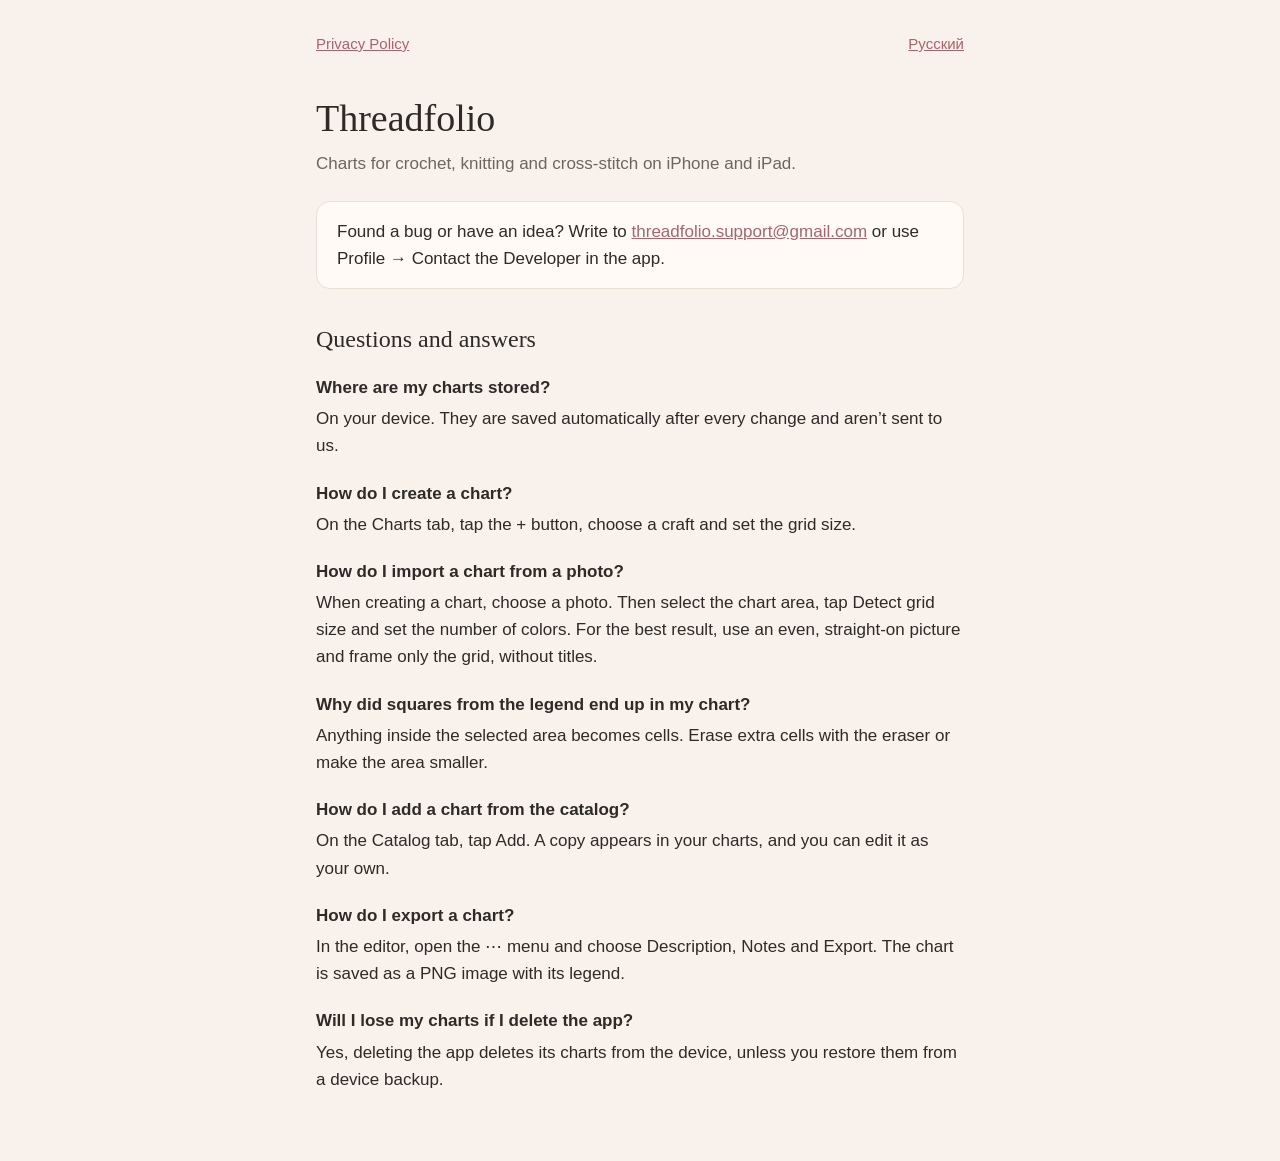
<file: site/index.html>
<!doctype html>
<html lang="en">
<head>
  <meta charset="utf-8">
  <meta name="viewport" content="width=device-width, initial-scale=1">
  <title>Threadfolio Support</title>
  <meta name="description" content="Help and contact details for Threadfolio, an app for crochet, knitting and cross-stitch charts.">
  <link rel="stylesheet" href="style.css">
</head>
<body>
  <main>
    <nav>
      <a href="privacy.html">Privacy Policy</a>
      <a href="ru.html" lang="ru">Русский</a>
    </nav>

    <h1>Threadfolio</h1>
    <p class="lead">Charts for crochet, knitting and cross-stitch on iPhone and iPad.</p>

    <div class="contact">
      <p>Found a bug or have an idea? Write to
        <a href="mailto:threadfolio.support@gmail.com">threadfolio.support@gmail.com</a>
        or use Profile → Contact the Developer in the app.</p>
    </div>

    <h2>Questions and answers</h2>

    <h3>Where are my charts stored?</h3>
    <p>On your device. They are saved automatically after every change and aren’t sent to us.</p>

    <h3>How do I create a chart?</h3>
    <p>On the Charts tab, tap the + button, choose a craft and set the grid size.</p>

    <h3>How do I import a chart from a photo?</h3>
    <p>When creating a chart, choose a photo. Then select the chart area, tap Detect grid size and set the number of colors.
      For the best result, use an even, straight-on picture and frame only the grid, without titles.</p>

    <h3>Why did squares from the legend end up in my chart?</h3>
    <p>Anything inside the selected area becomes cells. Erase extra cells with the eraser or make the area smaller.</p>

    <h3>How do I add a chart from the catalog?</h3>
    <p>On the Catalog tab, tap Add. A copy appears in your charts, and you can edit it as your own.</p>

    <h3>How do I export a chart?</h3>
    <p>In the editor, open the ⋯ menu and choose Description, Notes and Export. The chart is saved as a PNG image with its legend.</p>

    <h3>Will I lose my charts if I delete the app?</h3>
    <p>Yes, deleting the app deletes its charts from the device, unless you restore them from a device backup.</p>
  </main>
</body>
</html>
</file>
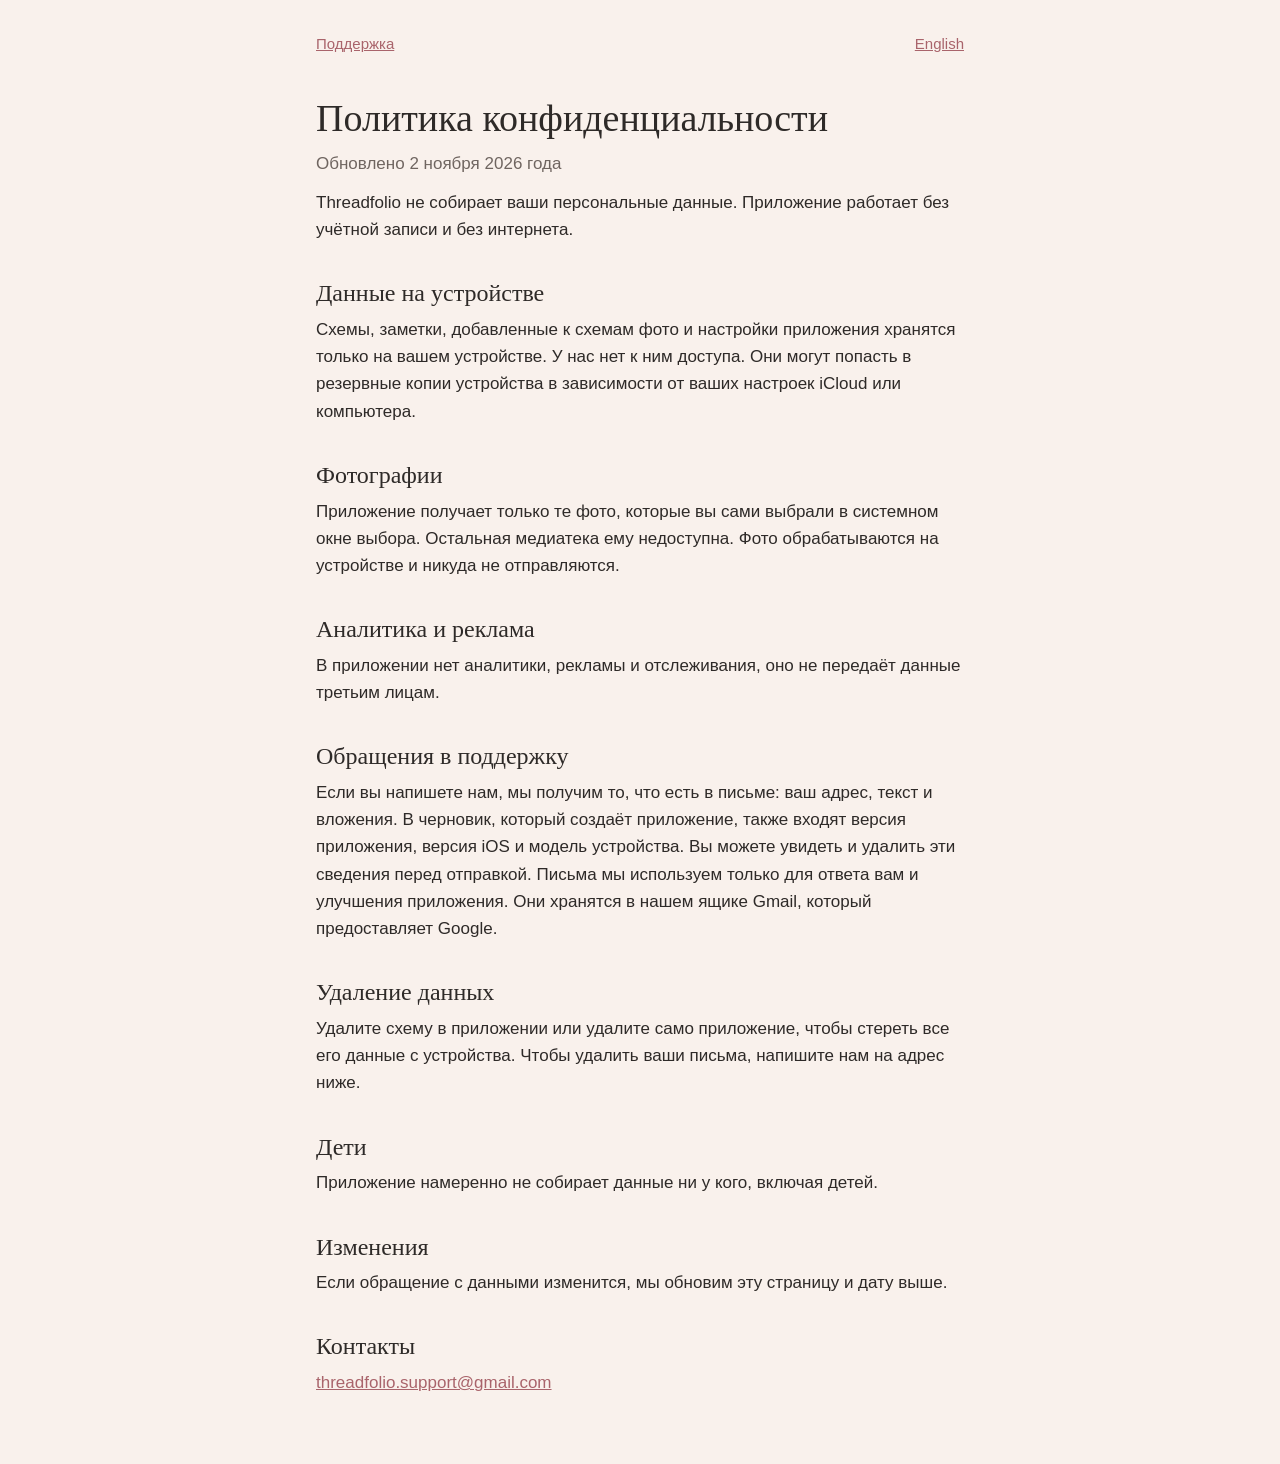
<file: site/privacy-ru.html>
<!doctype html>
<html lang="ru">
<head>
  <meta charset="utf-8">
  <meta name="viewport" content="width=device-width, initial-scale=1">
  <title>Конфиденциальность Threadfolio</title>
  <meta name="description" content="Как Threadfolio обращается с вашими данными.">
  <link rel="stylesheet" href="style.css">
</head>
<body>
  <main>
    <nav>
      <a href="ru.html">Поддержка</a>
      <a href="privacy.html" lang="en">English</a>
    </nav>

    <h1>Политика конфиденциальности</h1>
    <p class="date">Обновлено 2 ноября 2026 года</p>

    <p>Threadfolio не собирает ваши персональные данные. Приложение работает без учётной записи и без интернета.</p>

    <h2>Данные на устройстве</h2>
    <p>Схемы, заметки, добавленные к схемам фото и настройки приложения хранятся только на вашем устройстве. У нас нет к ним доступа.
      Они могут попасть в резервные копии устройства в зависимости от ваших настроек iCloud или компьютера.</p>

    <h2>Фотографии</h2>
    <p>Приложение получает только те фото, которые вы сами выбрали в системном окне выбора. Остальная медиатека ему недоступна.
      Фото обрабатываются на устройстве и никуда не отправляются.</p>

    <h2>Аналитика и реклама</h2>
    <p>В приложении нет аналитики, рекламы и отслеживания, оно не передаёт данные третьим лицам.</p>

    <h2>Обращения в поддержку</h2>
    <p>Если вы напишете нам, мы получим то, что есть в письме: ваш адрес, текст и вложения.
      В черновик, который создаёт приложение, также входят версия приложения, версия iOS и модель устройства. Вы можете увидеть и удалить
      эти сведения перед отправкой. Письма мы используем только для ответа вам и улучшения приложения.
      Они хранятся в нашем ящике Gmail, который предоставляет Google.</p>

    <h2>Удаление данных</h2>
    <p>Удалите схему в приложении или удалите само приложение, чтобы стереть все его данные с устройства.
      Чтобы удалить ваши письма, напишите нам на адрес ниже.</p>

    <h2>Дети</h2>
    <p>Приложение намеренно не собирает данные ни у кого, включая детей.</p>

    <h2>Изменения</h2>
    <p>Если обращение с данными изменится, мы обновим эту страницу и дату выше.</p>

    <h2>Контакты</h2>
    <p><a href="mailto:threadfolio.support@gmail.com">threadfolio.support@gmail.com</a></p>
  </main>
</body>
</html>
</file>
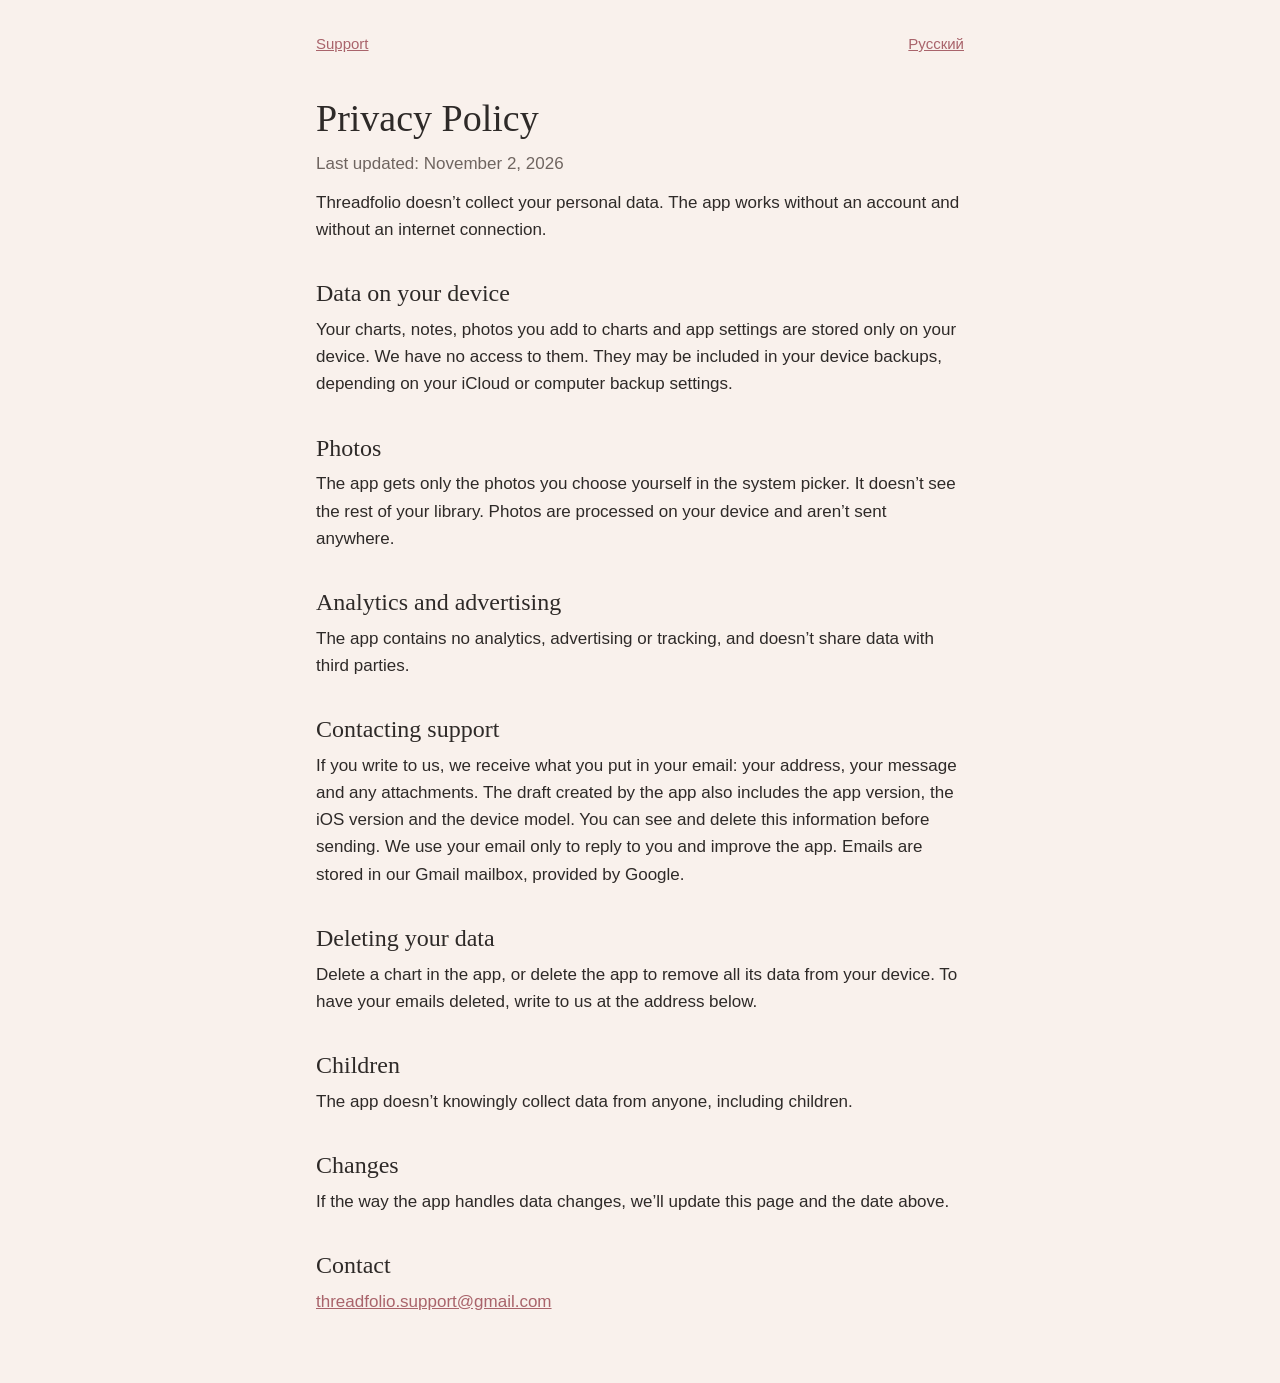
<file: site/privacy.html>
<!doctype html>
<html lang="en">
<head>
  <meta charset="utf-8">
  <meta name="viewport" content="width=device-width, initial-scale=1">
  <title>Threadfolio Privacy Policy</title>
  <meta name="description" content="How Threadfolio handles your data.">
  <link rel="stylesheet" href="style.css">
</head>
<body>
  <main>
    <nav>
      <a href="index.html">Support</a>
      <a href="privacy-ru.html" lang="ru">Русский</a>
    </nav>

    <h1>Privacy Policy</h1>
    <p class="date">Last updated: November 2, 2026</p>

    <p>Threadfolio doesn’t collect your personal data. The app works without an account and without an internet connection.</p>

    <h2>Data on your device</h2>
    <p>Your charts, notes, photos you add to charts and app settings are stored only on your device. We have no access to them.
      They may be included in your device backups, depending on your iCloud or computer backup settings.</p>

    <h2>Photos</h2>
    <p>The app gets only the photos you choose yourself in the system picker. It doesn’t see the rest of your library.
      Photos are processed on your device and aren’t sent anywhere.</p>

    <h2>Analytics and advertising</h2>
    <p>The app contains no analytics, advertising or tracking, and doesn’t share data with third parties.</p>

    <h2>Contacting support</h2>
    <p>If you write to us, we receive what you put in your email: your address, your message and any attachments.
      The draft created by the app also includes the app version, the iOS version and the device model. You can see and delete
      this information before sending. We use your email only to reply to you and improve the app.
      Emails are stored in our Gmail mailbox, provided by Google.</p>

    <h2>Deleting your data</h2>
    <p>Delete a chart in the app, or delete the app to remove all its data from your device.
      To have your emails deleted, write to us at the address below.</p>

    <h2>Children</h2>
    <p>The app doesn’t knowingly collect data from anyone, including children.</p>

    <h2>Changes</h2>
    <p>If the way the app handles data changes, we’ll update this page and the date above.</p>

    <h2>Contact</h2>
    <p><a href="mailto:threadfolio.support@gmail.com">threadfolio.support@gmail.com</a></p>
  </main>
</body>
</html>
</file>
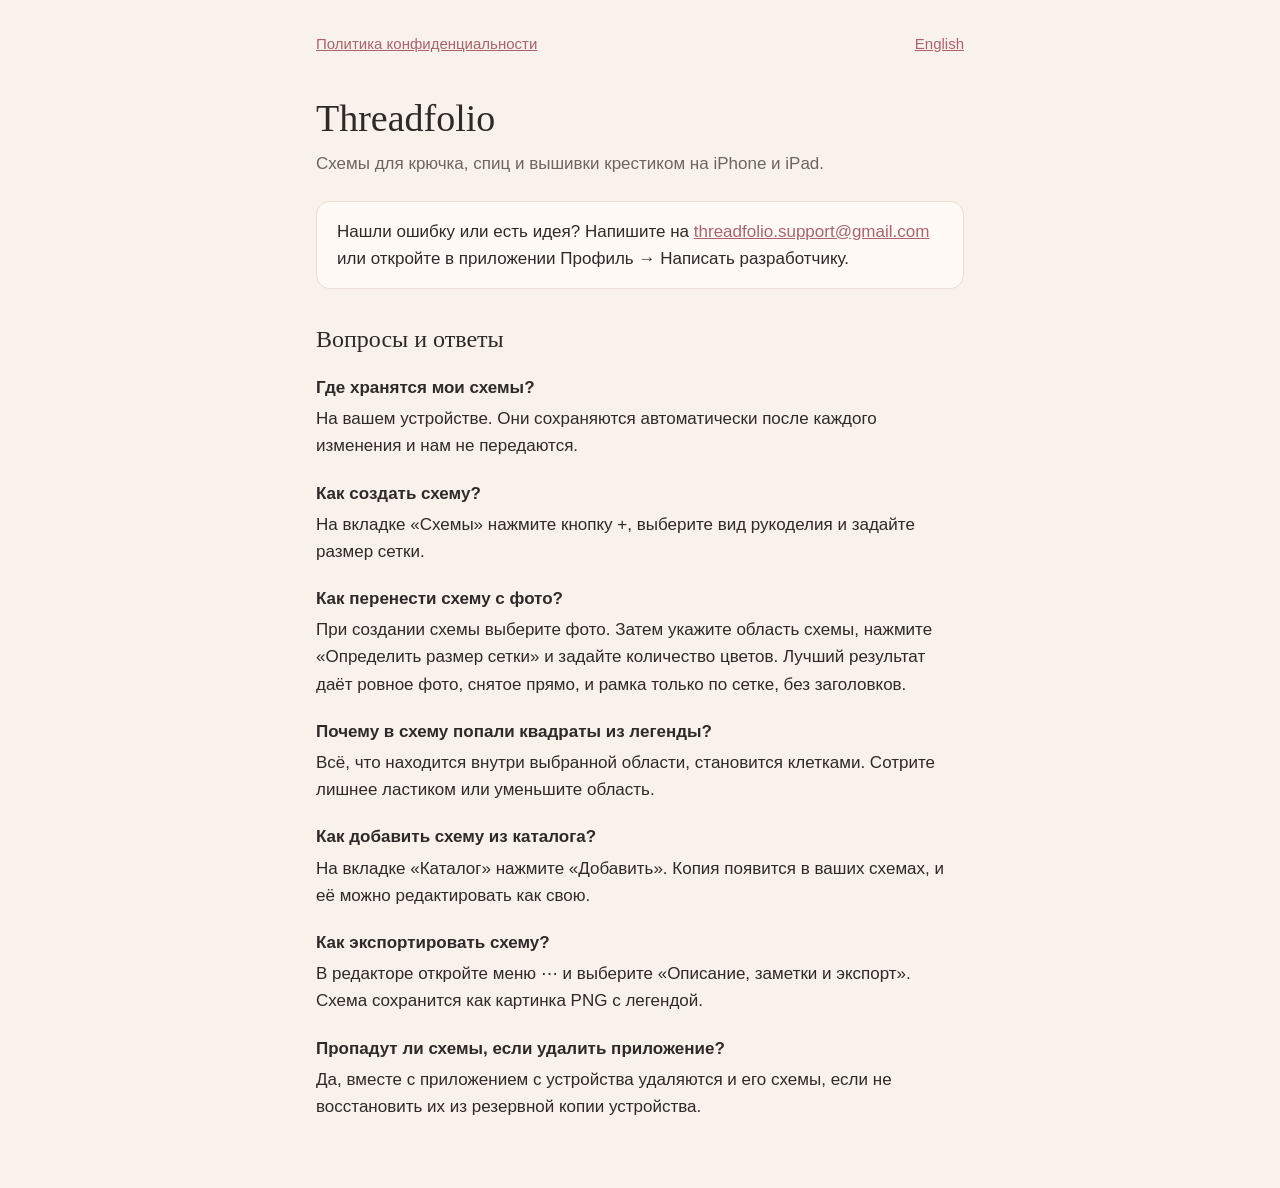
<file: site/ru.html>
<!doctype html>
<html lang="ru">
<head>
  <meta charset="utf-8">
  <meta name="viewport" content="width=device-width, initial-scale=1">
  <title>Поддержка Threadfolio</title>
  <meta name="description" content="Помощь и контакты Threadfolio, приложения для схем вязания крючком, спицами и вышивки крестиком.">
  <link rel="stylesheet" href="style.css">
</head>
<body>
  <main>
    <nav>
      <a href="privacy-ru.html">Политика конфиденциальности</a>
      <a href="index.html" lang="en">English</a>
    </nav>

    <h1>Threadfolio</h1>
    <p class="lead">Схемы для крючка, спиц и вышивки крестиком на iPhone и iPad.</p>

    <div class="contact">
      <p>Нашли ошибку или есть идея? Напишите на
        <a href="mailto:threadfolio.support@gmail.com">threadfolio.support@gmail.com</a>
        или откройте в приложении Профиль → Написать разработчику.</p>
    </div>

    <h2>Вопросы и ответы</h2>

    <h3>Где хранятся мои схемы?</h3>
    <p>На вашем устройстве. Они сохраняются автоматически после каждого изменения и нам не передаются.</p>

    <h3>Как создать схему?</h3>
    <p>На вкладке «Схемы» нажмите кнопку +, выберите вид рукоделия и задайте размер сетки.</p>

    <h3>Как перенести схему с фото?</h3>
    <p>При создании схемы выберите фото. Затем укажите область схемы, нажмите «Определить размер сетки» и задайте количество цветов.
      Лучший результат даёт ровное фото, снятое прямо, и рамка только по сетке, без заголовков.</p>

    <h3>Почему в схему попали квадраты из легенды?</h3>
    <p>Всё, что находится внутри выбранной области, становится клетками. Сотрите лишнее ластиком или уменьшите область.</p>

    <h3>Как добавить схему из каталога?</h3>
    <p>На вкладке «Каталог» нажмите «Добавить». Копия появится в ваших схемах, и её можно редактировать как свою.</p>

    <h3>Как экспортировать схему?</h3>
    <p>В редакторе откройте меню ⋯ и выберите «Описание, заметки и экспорт». Схема сохранится как картинка PNG с легендой.</p>

    <h3>Пропадут ли схемы, если удалить приложение?</h3>
    <p>Да, вместе с приложением с устройства удаляются и его схемы, если не восстановить их из резервной копии устройства.</p>
  </main>
</body>
</html>
</file>
<file: site/style.css>
:root {
  color-scheme: light dark;
  --background: #f9f1ec;
  --card: #fffaf6;
  --border: #eaddd6;
  --ink: #2e2a28;
  --secondary: #6f6560;
  --accent: #a9646b;
}

@media (prefers-color-scheme: dark) {
  :root {
    --background: #1f1b1a;
    --card: #2a2523;
    --border: #3d3532;
    --ink: #f3ebe6;
    --secondary: #b8aca6;
    --accent: #e3a6ac;
  }
}

* {
  box-sizing: border-box;
}

body {
  margin: 0;
  background: var(--background);
  color: var(--ink);
  font: 17px/1.6 -apple-system, BlinkMacSystemFont, "Segoe UI", Roboto, sans-serif;
}

main {
  max-width: 680px;
  margin: 0 auto;
  padding: 32px 16px 56px;
}

nav {
  display: flex;
  flex-wrap: wrap;
  justify-content: space-between;
  gap: 8px 16px;
  margin-bottom: 40px;
  font-size: 15px;
}

a {
  color: var(--accent);
  overflow-wrap: anywhere;
}

h1,
h2 {
  font-family: "New York", Georgia, serif;
  font-weight: 500;
  line-height: 1.2;
}

h1 {
  margin: 0 0 8px;
  font-size: 38px;
}

h2 {
  margin: 36px 0 8px;
  font-size: 24px;
}

h3 {
  margin: 20px 0 4px;
  font-size: 17px;
}

p {
  margin: 0 0 12px;
}

ul {
  margin: 0 0 12px;
  padding-left: 22px;
}

.lead,
.date {
  color: var(--secondary);
}

.contact {
  margin: 24px 0;
  padding: 16px 20px;
  background: var(--card);
  border: 1px solid var(--border);
  border-radius: 14px;
}

.contact p {
  margin: 0;
}
</file>
